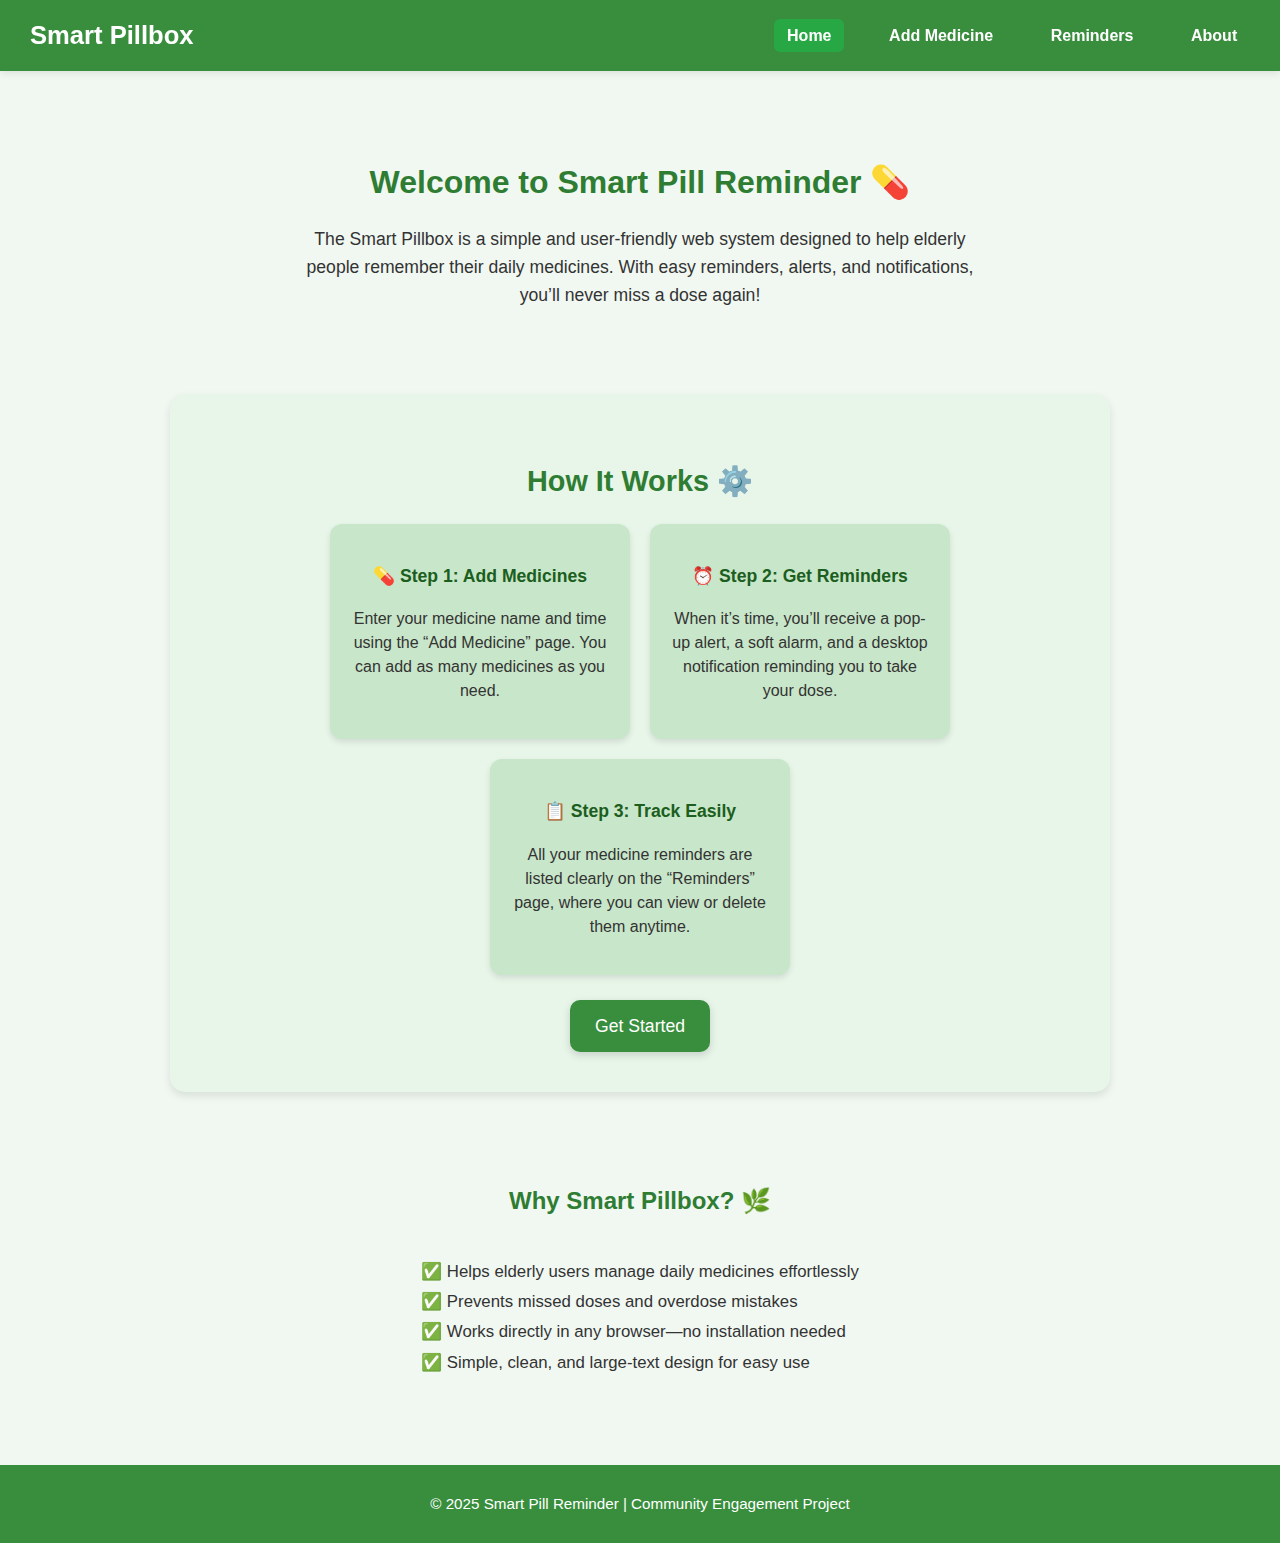
<file: index.html>
<!DOCTYPE html>
<html lang="en">
<head>
  <meta charset="UTF-8" />
  <meta name="viewport" content="width=device-width, initial-scale=1.0" />
  <title>Smart Pill Reminder</title>
  <link rel="stylesheet" href="style.css" />
  <style>
    body {
      font-family: Arial, sans-serif;
      background-color: #f1f8f2;
      margin: 0;
      padding: 0;
    }

    .navbar {
      background-color: #388e3c;
      display: flex;
      justify-content: space-between;
      align-items: center;
      padding: 15px 30px;
      color: white;
      flex-wrap: wrap;
    }

    .navbar h1 {
      font-size: 1.6rem;
    }

    .navbar ul {
      list-style: none;
      display: flex;
      gap: 20px;
      padding: 0;
      margin: 0;
      flex-wrap: wrap;
    }

    .navbar a {
      color: white;
      text-decoration: none;
      font-weight: bold;
      transition: 0.3s;
    }

    .navbar a:hover {
      text-decoration: underline;
    }

    .home {
      text-align: center;
      padding: 60px 20px 30px 20px;
    }

    .home h2 {
      color: #2e7d32;
      font-size: 2rem;
    }

    .home p {
      max-width: 700px;
      margin: 15px auto;
      font-size: 1.1rem;
      line-height: 1.6;
      color: #333;
    }

    .info-section {
      background-color: #e8f5e9;
      padding: 40px 20px;
      text-align: center;
      border-radius: 15px;
      margin: 40px auto;
      max-width: 900px;
      box-shadow: 0 4px 8px rgba(0,0,0,0.1);
    }

    .info-section h2 {
      color: #2e7d32;
      font-size: 1.8rem;
      margin-bottom: 20px;
    }

    .info-cards {
      display: flex;
      flex-wrap: wrap;
      justify-content: center;
      gap: 20px;
    }

    .card {
      background: #c8e6c9;
      border-radius: 12px;
      padding: 20px;
      width: 260px;
      box-shadow: 0 3px 6px rgba(0,0,0,0.1);
    }

    .card h3 {
      color: #1b5e20;
      font-size: 1.1rem;
    }

    .card p {
      font-size: 1rem;
      color: #333;
      line-height: 1.5;
    }

    .btn {
      display: inline-block;
      background-color: #388e3c;
      color: white;
      padding: 12px 25px;
      border-radius: 10px;
      text-decoration: none;
      font-size: 1.1rem;
      margin-top: 25px;
      transition: background 0.3s;
    }

    .btn:hover {
      background-color: #2e7d32;
    }

    .why-section {
      text-align: center;
      margin: 50px auto;
      max-width: 800px;
      padding: 20px;
    }

    .why-section h2 {
      color: #2e7d32;
      margin-bottom: 20px;
    }

    .why-section ul {
      list-style: none;
      padding: 0;
      text-align: left;
      display: inline-block;
      font-size: 1.05rem;
      color: #333;
      line-height: 1.8;
    }

    footer {
      background-color: #388e3c;
      color: white;
      text-align: center;
      padding: 12px;
      margin-top: 40px;
      font-size: 0.95rem;
    }

    @media (max-width: 700px) {
      .info-cards {
        flex-direction: column;
        align-items: center;
      }
      .card {
        width: 90%;
      }
      .navbar ul {
        flex-direction: column;
        align-items: flex-start;
      }
    }
  </style>
</head>
<body>
  <!-- Navigation Bar -->
  <nav class="navbar">
    <h1>Smart Pillbox</h1>
    <ul>
      <li><a href="index.html" class="active">Home</a></li>
      <li><a href="add.html">Add Medicine</a></li>
      <li><a href="reminders.html">Reminders</a></li>
      <li><a href="about.html">About</a></li>
    </ul>
  </nav>

  <!-- Home Section -->
  <section class="home">
    <div class="content">
      <h2>Welcome to Smart Pill Reminder 💊</h2>
      <p>
        The Smart Pillbox is a simple and user-friendly web system designed to
        help elderly people remember their daily medicines. With easy
        reminders, alerts, and notifications, you’ll never miss a dose again!
      </p>
    </div>
  </section>

  <!-- How It Works Section -->
  <section class="info-section">
    <h2>How It Works ⚙️</h2>
    <div class="info-cards">
      <div class="card">
        <h3>💊 Step 1: Add Medicines</h3>
        <p>Enter your medicine name and time using the “Add Medicine” page. You can add as many medicines as you need.</p>
      </div>
      <div class="card">
        <h3>⏰ Step 2: Get Reminders</h3>
        <p>When it’s time, you’ll receive a pop-up alert, a soft alarm, and a desktop notification reminding you to take your dose.</p>
      </div>
      <div class="card">
        <h3>📋 Step 3: Track Easily</h3>
        <p>All your medicine reminders are listed clearly on the “Reminders” page, where you can view or delete them anytime.</p>
      </div>
    </div>

    <!-- ✅ Get Started moved below How It Works -->
    <a href="add.html" class="btn">Get Started</a>
  </section>

  <!-- Why It's Useful Section -->
  <section class="why-section">
    <h2>Why Smart Pillbox? 🌿</h2>
    <ul>
      <li>✅ Helps elderly users manage daily medicines effortlessly</li>
      <li>✅ Prevents missed doses and overdose mistakes</li>
      <li>✅ Works directly in any browser—no installation needed</li>
      <li>✅ Simple, clean, and large-text design for easy use</li>
    </ul>
  </section>

  <!-- Footer -->
  <footer>
    <p>© 2025 Smart Pill Reminder | Community Engagement Project</p>
  </footer>
</body>
</html>
</file>
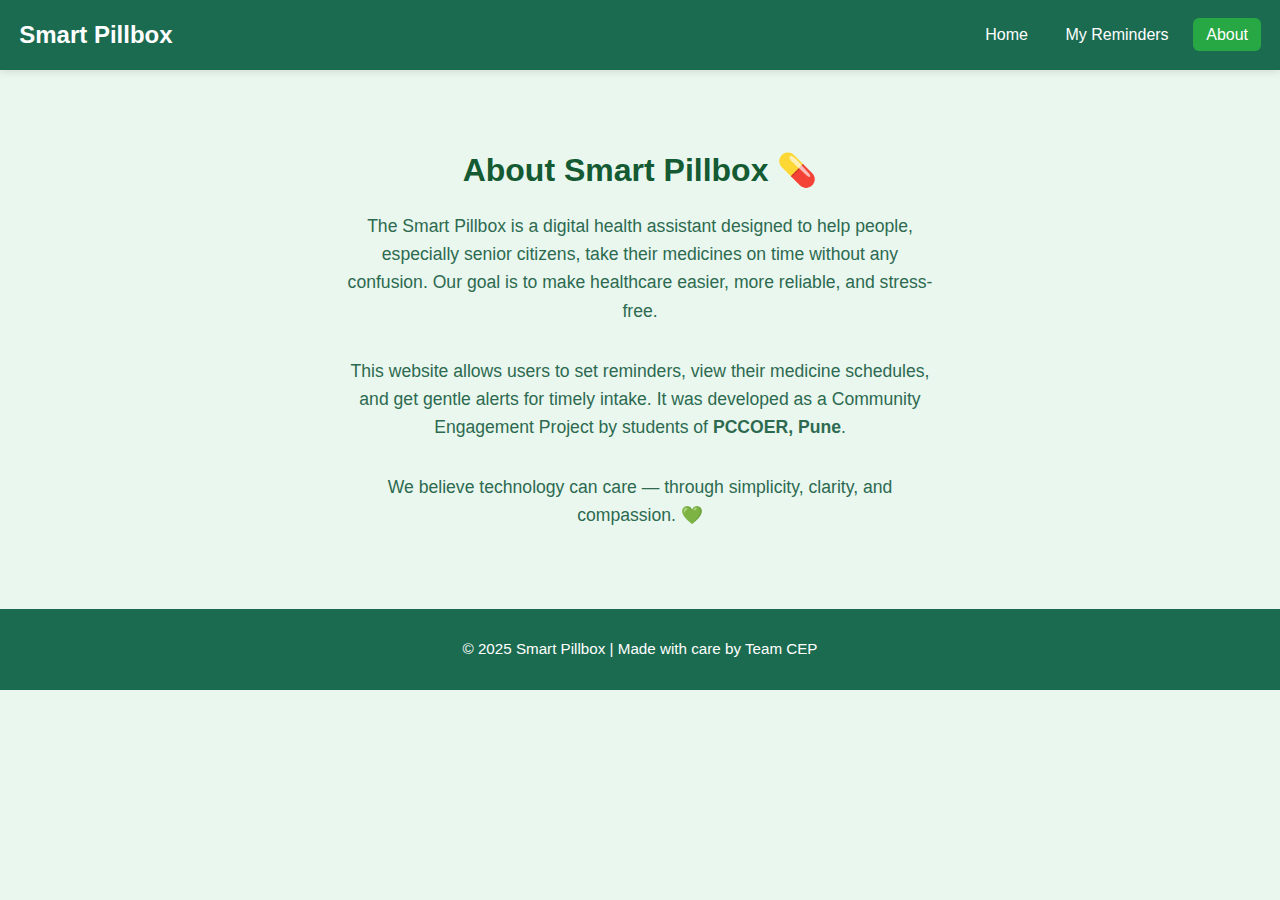
<file: about.html>
<!DOCTYPE html>
<html lang="en">
<head>
  <meta charset="UTF-8">
  <meta name="viewport" content="width=device-width, initial-scale=1.0">
  <title>About Us - Smart Pillbox</title>
  <link rel="stylesheet" href="style.css">
</head>
<body>
  <nav class="navbar">
    <h1>Smart Pillbox</h1>
    <ul>
      <li><a href="index.html">Home</a></li>
      <li><a href="reminders.html">My Reminders</a></li>
      <li><a href="about.html" class="active">About</a></li>
    </ul>
  </nav>

  <section class="home">
    <h2>About Smart Pillbox 💊</h2>
    <p>
      The Smart Pillbox is a digital health assistant designed to help people,
      especially senior citizens, take their medicines on time without any confusion.
      Our goal is to make healthcare easier, more reliable, and stress-free.
    </p>

    <p>
      This website allows users to set reminders, view their medicine schedules,
      and get gentle alerts for timely intake. It was developed as a Community
      Engagement Project by students of <strong>PCCOER, Pune</strong>.
    </p>

    <p>
      We believe technology can care — through simplicity, clarity, and compassion. 💚
    </p>
  </section>

  <footer>
    <p>© 2025 Smart Pillbox | Made with care by Team CEP</p>
  </footer>
</body>
</html>
</file>
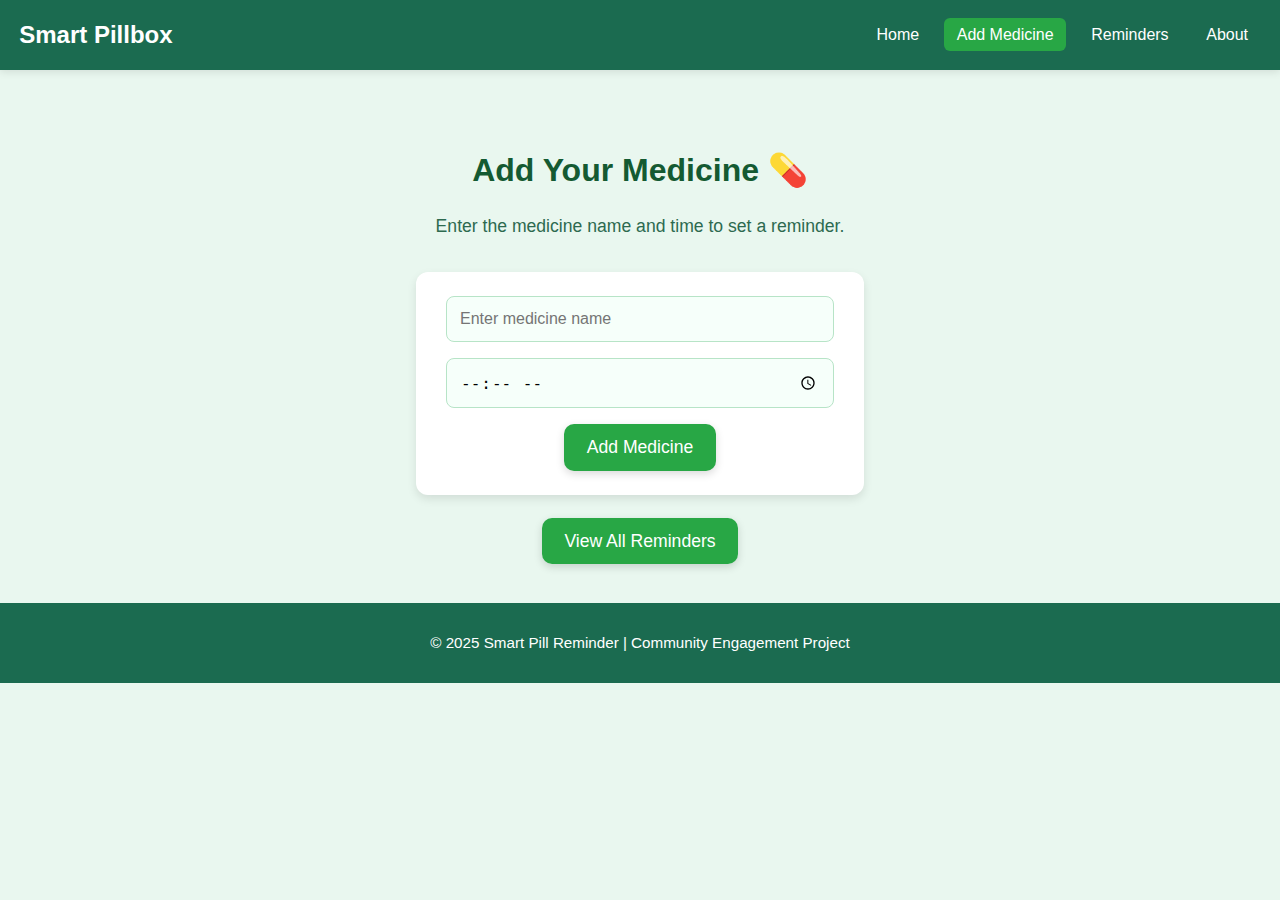
<file: add.html>
<!DOCTYPE html>
<html lang="en">
<head>
  <meta charset="UTF-8" />
  <meta name="viewport" content="width=device-width, initial-scale=1.0" />
  <title>Add Medicine - Smart Pillbox</title>
  <link rel="stylesheet" href="style.css" />
</head>
<body>
  <nav class="navbar">
    <h1>Smart Pillbox</h1>
    <ul>
      <li><a href="index.html">Home</a></li>
      <li><a href="add.html" class="active">Add Medicine</a></li>
      <li><a href="reminders.html">Reminders</a></li>
      <li><a href="about.html">About</a></li>
    </ul>
  </nav>

  <section class="home">
    <h2>Add Your Medicine 💊</h2>
    <p>Enter the medicine name and time to set a reminder.</p>

    <form id="medicineForm">
      <input type="text" id="medicineName" placeholder="Enter medicine name" required>
      <input type="time" id="medicineTime" required>
      <button type="submit" class="btn">Add Medicine</button>
    </form>

    <p id="message" style="color: green; font-weight: bold;"></p>

    <a href="reminders.html" class="btn" style="margin-top: 1rem;">View All Reminders</a>
  </section>

  <footer>
    <p>© 2025 Smart Pill Reminder | Community Engagement Project</p>
  </footer>

  <script>
    document.getElementById("medicineForm").addEventListener("submit", function(e) {
      e.preventDefault();

      const name = document.getElementById("medicineName").value.trim();
      const time = document.getElementById("medicineTime").value;

      if (name && time) {
        const newMed = { name, time };

        // Save to localStorage
        const meds = JSON.parse(localStorage.getItem("medicines")) || [];
        meds.push(newMed);
        localStorage.setItem("medicines", JSON.stringify(meds));

        // Confirmation message
        document.getElementById("message").textContent = "✅ Medicine added successfully!";
        document.getElementById("medicineForm").reset();
      }
    });
  </script>
</body>
</html>
</file>
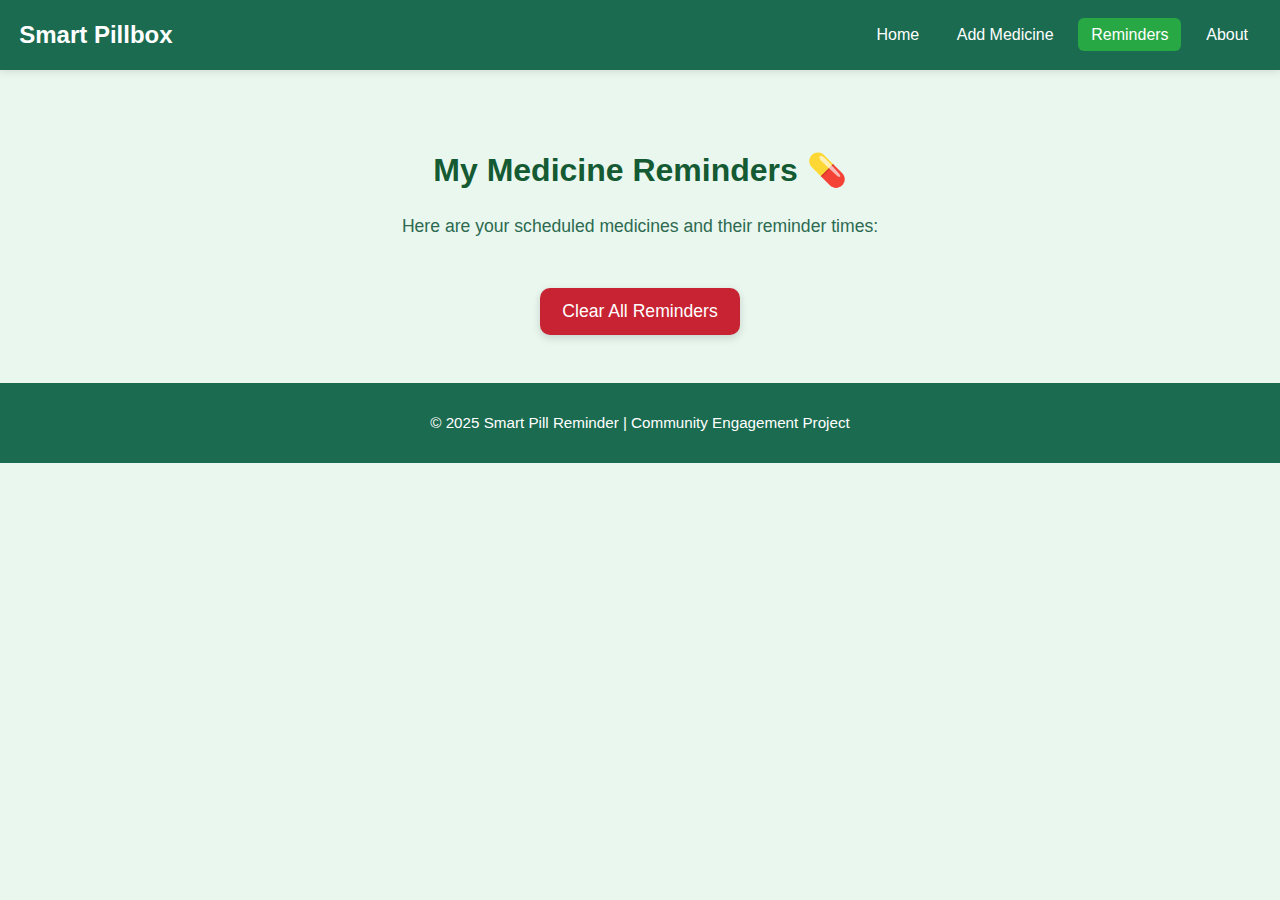
<file: reminders.html>
<!DOCTYPE html>
<html lang="en">
<head>
  <meta charset="UTF-8" />
  <meta name="viewport" content="width=device-width, initial-scale=1.0" />
  <title>Reminders - Smart Pillbox</title>
  <link rel="stylesheet" href="style.css" />
</head>
<body>
  <nav class="navbar">
    <h1>Smart Pillbox</h1>
    <ul>
      <li><a href="index.html">Home</a></li>
      <li><a href="add.html">Add Medicine</a></li>
      <li><a href="reminders.html" class="active">Reminders</a></li>
      <li><a href="about.html">About</a></li>
    </ul>
  </nav>

  <section class="home">
    <h2>My Medicine Reminders 💊</h2>
    <p>Here are your scheduled medicines and their reminder times:</p>

    <div id="reminderList"></div>

    <button id="clearAll" class="btn" style="background-color:#c82333; margin-top: 1rem;">Clear All Reminders</button>
  </section>

  <footer>
    <p>© 2025 Smart Pill Reminder | Community Engagement Project</p>
  </footer>

  <!-- Gentle alarm sound -->
  <audio id="alarmSound" src="https://cdn.pixabay.com/download/audio/2022/03/15/audio_6d6e0a3b7b.mp3?filename=soft-notification-229572.mp3" preload="auto"></audio>

  <script>
    const reminderList = document.getElementById("reminderList");
    const alarmSound = document.getElementById("alarmSound");

    // Render saved medicines
    function renderList() {
      const meds = JSON.parse(localStorage.getItem("medicines")) || [];
      reminderList.innerHTML = "";

      if (meds.length === 0) {
        reminderList.innerHTML = "<p>No medicines added yet.</p>";
      } else {
        meds.forEach((med, index) => {
          const div = document.createElement("div");
          div.className = "reminder-card";
          div.innerHTML = `
            <h3>${med.name}</h3>
            <p><strong>Time:</strong> ${med.time}</p>
            <button class="btn delete-btn" data-index="${index}">Delete</button>
          `;
          reminderList.appendChild(div);
        });
      }

      document.querySelectorAll(".delete-btn").forEach((btn) => {
        btn.addEventListener("click", (e) => {
          const index = e.target.getAttribute("data-index");
          const meds = JSON.parse(localStorage.getItem("medicines")) || [];
          meds.splice(index, 1);
          localStorage.setItem("medicines", JSON.stringify(meds));
          renderList();
        });
      });
    }

    renderList();

    // Clear all button
    document.getElementById("clearAll").addEventListener("click", () => {
      if (confirm("Are you sure you want to clear all reminders?")) {
        localStorage.removeItem("medicines");
        renderList();
      }
    });

    // 🕒 Check time every 30 seconds for reminders
    function checkReminders() {
      const meds = JSON.parse(localStorage.getItem("medicines")) || [];
      const now = new Date();
      const currentTime = now.toTimeString().slice(0, 5); // HH:MM format

      meds.forEach((med) => {
        if (med.time === currentTime) {
          showReminder(med.name);
        }
      });
    }

    // 🔔 Show popup + sound
    function showReminder(name) {
      alert('💊 It's time to take your medicine Dear');
      alarmSound.play();
    }

    // Start checking every 30s
    setInterval(checkReminders, 30000);
  </script>
</body>
</html>
</file>
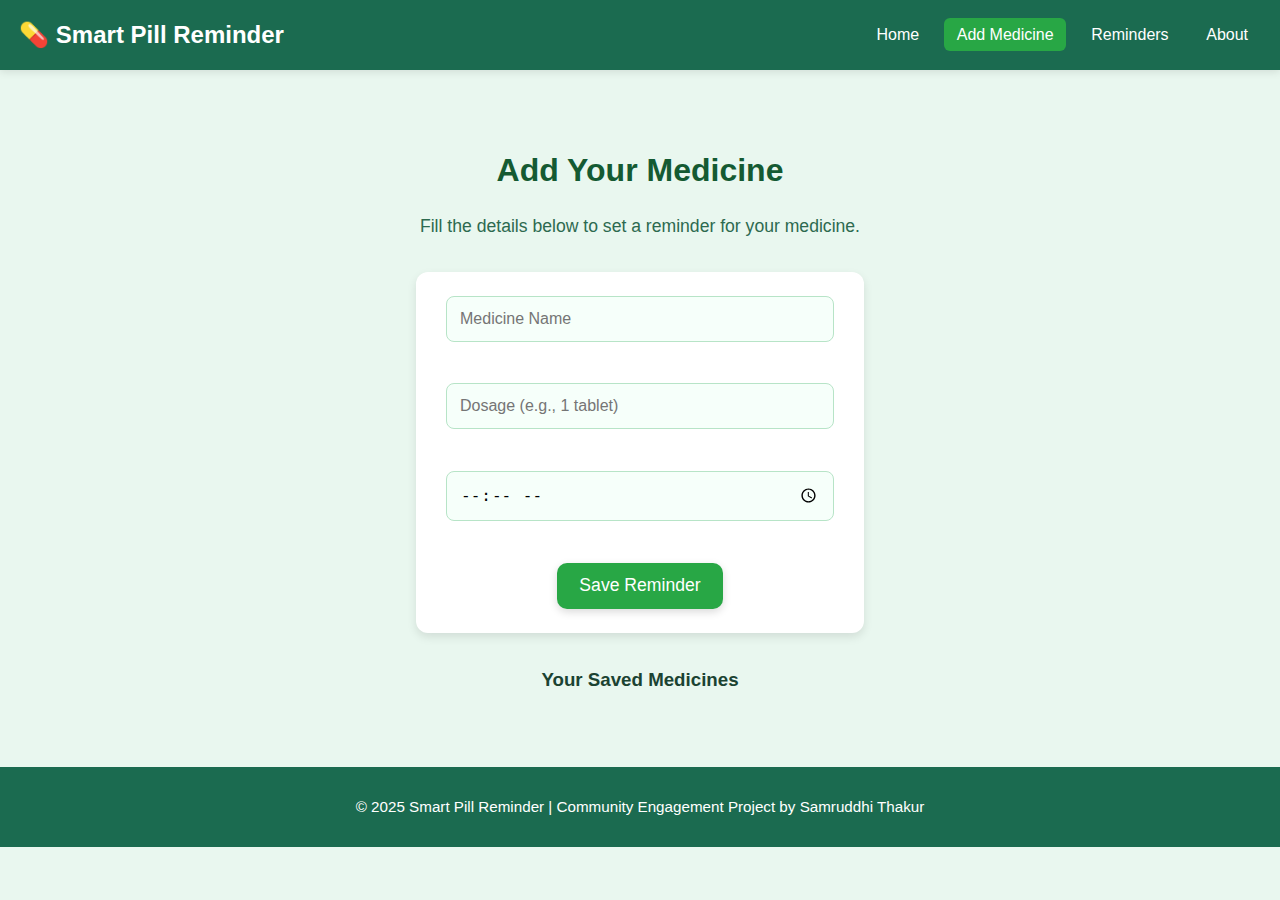
<file: scheduler.html>
<!DOCTYPE html>
<html lang="en">
<head>
    <meta charset="UTF-8">
    <meta name="viewport" content="width=device-width, initial-scale=1.0">
    <title>Add Medicine - Smart Pill Reminder</title>
    <link rel="stylesheet" href="style.css">
</head>
<body>
    <!-- Navigation Bar -->
    <nav class="navbar">
        <h1>💊 Smart Pill Reminder</h1>
        <ul>
            <li><a href="index.html">Home</a></li>
            <li><a href="scheduler.html" class="active">Add Medicine</a></li>
            <li><a href="reminders.html">Reminders</a></li>
            <li><a href="about.html">About</a></li>
        </ul>
    </nav>

    <!-- Scheduler Section -->
    <section class="home">
        <div class="content">
            <h2>Add Your Medicine</h2>
            <p>Fill the details below to set a reminder for your medicine.</p>

            <form id="medicineForm">
                <input type="text" id="medicineName" placeholder="Medicine Name" required><br><br>
                <input type="text" id="dosage" placeholder="Dosage (e.g., 1 tablet)" required><br><br>
                <input type="time" id="time" required><br><br>
                <button type="submit" class="btn">Save Reminder</button>
            </form>

            <h3 style="margin-top:2rem;">Your Saved Medicines</h3>
            <ul id="medicineList"></ul>
        </div>
    </section>

    <footer>
        <p>© 2025 Smart Pill Reminder | Community Engagement Project by Samruddhi Thakur</p>
    </footer>

    <script src="script.js"></script>
</body>
</html>
</file>
<file: style.css>
/* === General Styles === */
body {
  margin: 0;
  font-family: "Segoe UI", Arial, sans-serif;
  background-color: #e9f7ef;
  color: #1b4332;
  line-height: 1.6;
}

/* === Navbar === */
.navbar {
  background-color: #1b6b50;
  color: white;
  padding: 1rem 1.2rem;
  display: flex;
  justify-content: space-between;
  align-items: center;
  flex-wrap: wrap;
  box-shadow: 0 2px 8px rgba(0, 0, 0, 0.1);
  position: sticky;
  top: 0;
  z-index: 1000;
}

.navbar h1 {
  font-size: 1.5rem;
  margin: 0;
  flex: 1 1 auto;
}

/* Navbar menu */
.navbar ul {
  list-style: none;
  display: flex;
  flex-wrap: wrap;
  justify-content: flex-end;
  margin: 0;
  padding: 0;
  flex: 1 1 auto;
}

.navbar ul li {
  margin-left: 12px;
}

.navbar ul li a {
  color: white;
  text-decoration: none;
  font-size: 1rem;
  padding: 0.5rem 0.8rem;
  border-radius: 6px;
  transition: background-color 0.3s ease;
}

.navbar ul li a.active,
.navbar ul li a:hover {
  background-color: #28a745;
}

/* === Home Section === */
.home {
  text-align: center;
  padding: 3rem 1.5rem;
}

.home h2 {
  font-size: 2rem;
  color: #145a32;
  margin-bottom: 1rem;
}

.home p {
  font-size: 1.1rem;
  max-width: 600px;
  margin: 0 auto 2rem auto;
  color: #2d6a4f;
}

/* === Form (Scheduler) === */
form {
  background-color: #ffffff;
  padding: 1.5rem;
  border-radius: 12px;
  max-width: 400px;
  margin: 1rem auto;
  box-shadow: 0 4px 10px rgba(0, 0, 0, 0.1);
}

input[type="text"],
input[type="time"] {
  width: 90%;
  padding: 0.8rem;
  font-size: 1rem;
  margin-bottom: 1rem;
  border: 1px solid #b7e4c7;
  border-radius: 8px;
  background-color: #f6fffa;
  outline: none;
}

input:focus {
  border-color: #28a745;
}

/* === Button === */
.btn {
  background-color: #28a745;
  color: white;
  padding: 0.8rem 1.4rem;
  font-size: 1.1rem;
  border: none;
  border-radius: 10px;
  text-decoration: none;
  cursor: pointer;
  transition: all 0.3s ease;
  box-shadow: 0 3px 8px rgba(0, 0, 0, 0.15);
}

.btn:hover {
  background-color: #218838;
  transform: scale(1.05);
}

/* === Medicine List === */
#medicineList {
  list-style: none;
  padding: 0;
  margin: 1.5rem auto;
  max-width: 500px;
  text-align: left;
}

#medicineList li {
  background-color: #d8f3dc;
  margin-bottom: 10px;
  padding: 10px 14px;
  border-radius: 10px;
  font-size: 1rem;
  display: flex;
  justify-content: space-between;
  align-items: center;
  flex-wrap: wrap;
}

/* === Footer === */
footer {
  text-align: center;
  background-color: #1b6b50;
  color: white;
  padding: 0.8rem;
  font-size: 0.95rem;
}

/* === Responsive Navbar === */
@media (max-width: 768px) {
  .navbar {
    flex-direction: column;
    align-items: flex-start;
  }

  .navbar h1 {
    margin-bottom: 0.5rem;
  }

  .navbar ul {
    flex-direction: column;
    width: 100%;
    align-items: flex-start;
  }

  .navbar ul li {
    margin: 6px 0;
  }

  .home h2 {
    font-size: 1.6rem;
  }

  .home p {
    font-size: 1rem;
  }

  form {
    width: 90%;
  }

  #medicineList li {
    font-size: 0.95rem;
    flex-direction: column;
    align-items: flex-start;
  }

  .btn {
    width: 100%;
    text-align: center;
    font-size: 1rem;
  }
}
/* === Reminder Cards === */
.reminder-card {
  background-color: #ffffff;
  border-left: 6px solid #28a745;
  padding: 1rem;
  margin: 1rem auto;
  max-width: 500px;
  border-radius: 10px;
  box-shadow: 0 4px 10px rgba(0, 0, 0, 0.1);
  text-align: left;
  transition: transform 0.2s ease;
}

.reminder-card:hover {
  transform: scale(1.02);
}

.reminder-card h3 {
  margin-top: 0;
  color: #1b6b50;
}
</file>
